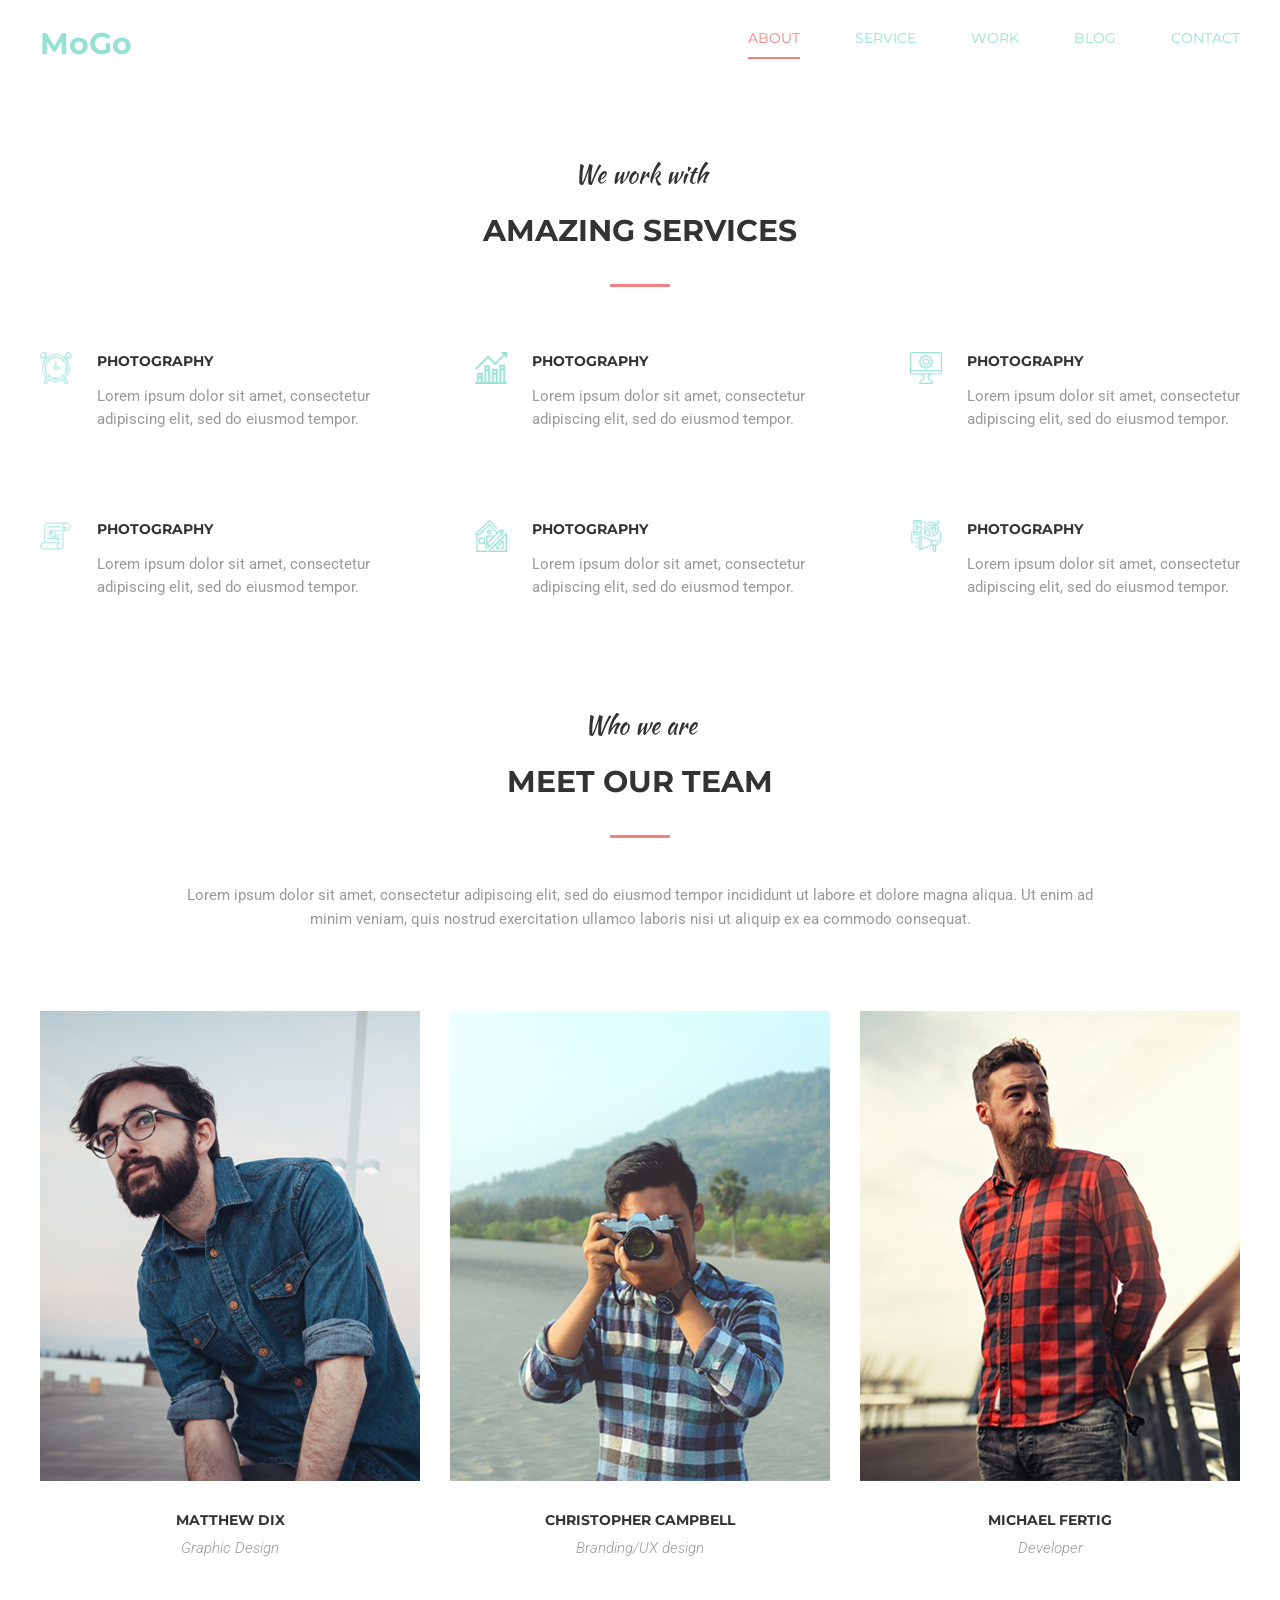
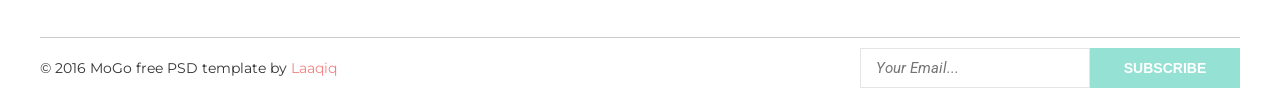
<file: index.html>
<!DOCTYPE html>
<html lang="en">
<head>
    <meta charset="UTF-8">
    <meta name="viewport" content="width=device-width, initial-scale=1.0">
    <title>MoGo</title>

    <link rel="preconnect" href="https://fonts.googleapis.com">
    <link rel="preconnect" href="https://fonts.gstatic.com" crossorigin>
    <link
            href="https://fonts.googleapis.com/css2?family=Kaushan+Script&family=Montserrat:wght@400;700&family=Roboto:ital,wght@0,400;1,300&display=swap"
            rel="stylesheet"
    >

    <link rel="stylesheet" href="./frontend/src/css/style.css">
</head>

<body>

<header class="header">
    <div class="container header__inner">
        <a class="logo" href="index.html">MoGo</a>

        <nav class="nav">
            <a class="nav__link nav__link--active" href="#">ABOUT</a>
            <a class="nav__link" href="#">SERVICE</a>
            <a class="nav__link" href="#">WORK</a>
            <a class="nav__link" href="#">BLOG</a>
            <a class="nav__link" href="#">CONTACT</a>
        </nav>
    </div>
</header>

<main>

    <section class="services">
        <div class="container">
            <div class="section-head">
                <h3 class="section-head__subtitle">We work with</h3>
                <h2 class="section-head__title">Amazing Services</h2>
            </div>

            <div class="benefits">
                <div class="benefits__item">
                    <img class="benefits__icon" src="./frontend/src/assets/icons/alarm.png" alt="Alarm icon">

                    <div class="benefits__content">
                        <h3 class="benefits__title">Photography</h3>
                        <p class="benefits__text">
                            Lorem ipsum dolor sit amet, consectetur adipiscing elit, sed do eiusmod tempor.
                        </p>
                    </div>
                </div>

                <div class="benefits__item">
                    <img class="benefits__icon" src="./frontend/src/assets/icons/chart.png" alt="Chart icon">

                    <div class="benefits__content">
                        <h3 class="benefits__title">Photography</h3>
                        <p class="benefits__text">
                            Lorem ipsum dolor sit amet, consectetur adipiscing elit, sed do eiusmod tempor.
                        </p>
                    </div>
                </div>

                <div class="benefits__item">
                    <img class="benefits__icon" src="./frontend/src/assets/icons/computer.png" alt="Computer icon">

                    <div class="benefits__content">
                        <h3 class="benefits__title">Photography</h3>
                        <p class="benefits__text">
                            Lorem ipsum dolor sit amet, consectetur adipiscing elit, sed do eiusmod tempor.
                        </p>
                    </div>
                </div>

                <div class="benefits__item">
                    <img class="benefits__icon" src="./frontend/src/assets/icons/book.png" alt="Book icon">

                    <div class="benefits__content">
                        <h3 class="benefits__title">Photography</h3>
                        <p class="benefits__text">
                            Lorem ipsum dolor sit amet, consectetur adipiscing elit, sed do eiusmod tempor.
                        </p>
                    </div>
                </div>

                <div class="benefits__item">
                    <img class="benefits__icon" src="./frontend/src/assets/icons/home.png" alt="Home icon">

                    <div class="benefits__content">
                        <h3 class="benefits__title">Photography</h3>
                        <p class="benefits__text">
                            Lorem ipsum dolor sit amet, consectetur adipiscing elit, sed do eiusmod tempor.
                        </p>
                    </div>
                </div>

                <div class="benefits__item">
                    <img class="benefits__icon" src="./frontend/src/assets/icons/digital.png" alt="Digital icon">

                    <div class="benefits__content">
                        <h3 class="benefits__title">Photography</h3>
                        <p class="benefits__text">
                            Lorem ipsum dolor sit amet, consectetur adipiscing elit, sed do eiusmod tempor.
                        </p>
                    </div>
                </div>
            </div>
        </div>
    </section>

    <section class="team-section">
        <div class="container">
            <div class="section-head">
                <h3 class="section-head__subtitle">Who we are</h3>
                <h2 class="section-head__title">Meet our team</h2>
                <p class="section-head__text">
                    Lorem ipsum dolor sit amet, consectetur adipiscing elit, sed do eiusmod tempor incididunt ut labore et dolore magna aliqua.
                    Ut enim ad minim veniam, quis nostrud exercitation ullamco laboris nisi ut aliquip ex ea commodo consequat.
                </p>
            </div>

            <ul class="team">
                <li class="team__item">
                    <img class="team__image" src="./frontend/src/assets/images/team-1.png" alt="Matthew Dix">
                    <h3 class="team__name">Matthew Dix</h3>
                    <p class="team__position">Graphic Design</p>
                </li>

                <li class="team__item">
                    <img class="team__image" src="./frontend/src/assets/images/team-2.png" alt="Christopher Campbell">
                    <h3 class="team__name">Christopher Campbell</h3>
                    <p class="team__position">Branding/UX design</p>
                </li>

                <li class="team__item">
                    <img class="team__image" src="./frontend/src/assets/images/team-3.png" alt="Michael Fertig">
                    <h3 class="team__name">Michael Fertig</h3>
                    <p class="team__position">Developer</p>
                </li>
            </ul>
        </div>
    </section>

</main>

<footer class="footer">
    <div class="container footer__inner">
        <p class="footer__copyright">
            &copy; 2016 MoGo free PSD template by
            <span class="footer__copyright-color">Laaqiq</span>
        </p>

        <form class="footer__form">
            <input class="footer__input" type="email" placeholder="Your Email...">
            <button class="footer__button" type="submit">Subscribe</button>
        </form>
    </div>
</footer>

</body>
</html>
</file>
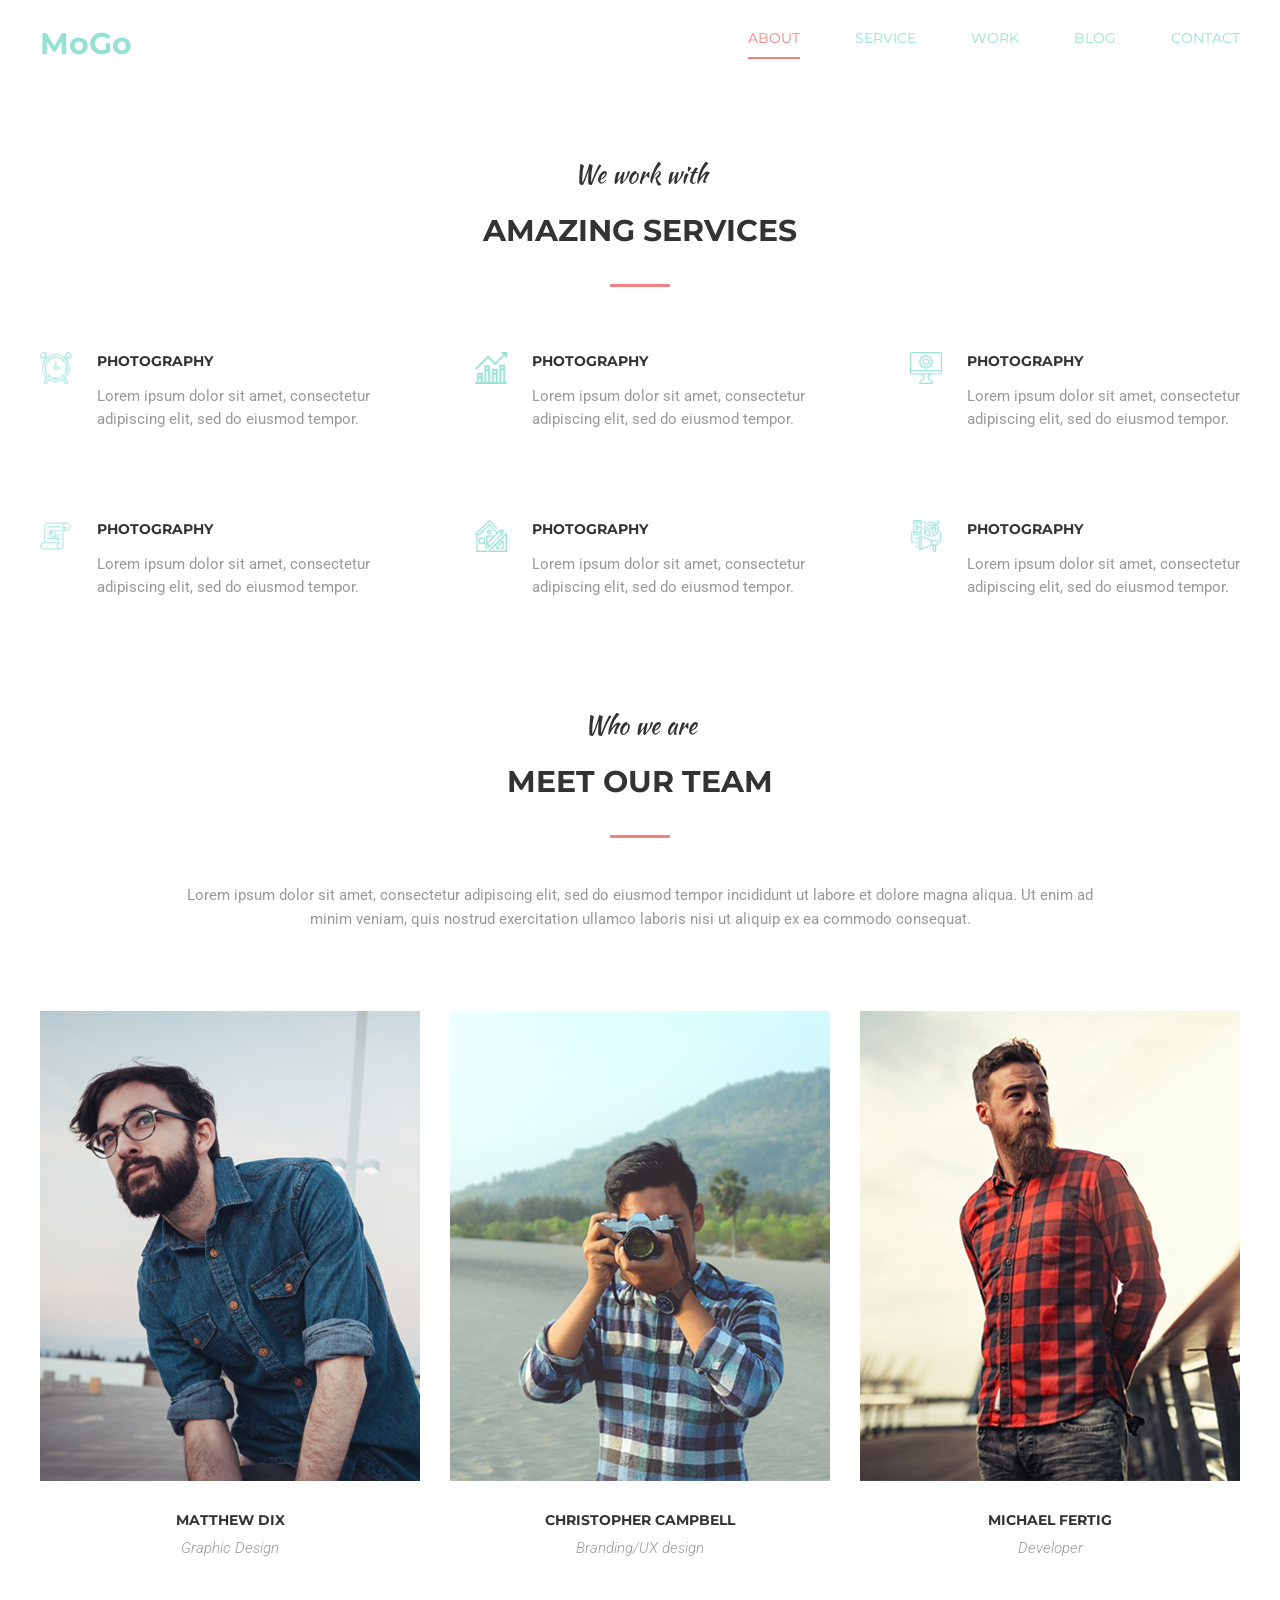
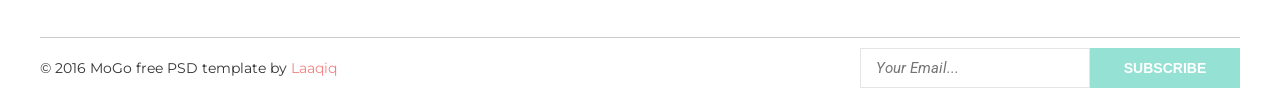
<file: frontend/index.html>
<!DOCTYPE html>
<html lang="en">
<head>
    <meta charset="UTF-8">
    <meta name="viewport" content="width=device-width, initial-scale=1.0">
    <title>MoGo</title>

    <link rel="preconnect" href="https://fonts.googleapis.com">
    <link rel="preconnect" href="https://fonts.gstatic.com" crossorigin>
    <link
            href="https://fonts.googleapis.com/css2?family=Kaushan+Script&family=Montserrat:wght@400;700&family=Roboto:ital,wght@0,400;1,300&display=swap"
            rel="stylesheet"
    >

    <link rel="stylesheet" href="./src/css/style.css">
</head>

<body>

<header class="header">
    <div class="container header__inner">
        <a class="logo" href="index.html">MoGo</a>

        <nav class="nav">
            <a class="nav__link nav__link--active" href="#">ABOUT</a>
            <a class="nav__link" href="#">SERVICE</a>
            <a class="nav__link" href="#">WORK</a>
            <a class="nav__link" href="#">BLOG</a>
            <a class="nav__link" href="#">CONTACT</a>
        </nav>
    </div>
</header>

<main>

    <section class="services">
        <div class="container">
            <div class="section-head">
                <h3 class="section-head__subtitle">We work with</h3>
                <h2 class="section-head__title">Amazing Services</h2>
            </div>

            <div class="benefits">
                <div class="benefits__item">
                    <img class="benefits__icon" src="./src/assets/icons/alarm.png" alt="Alarm icon">

                    <div class="benefits__content">
                        <h3 class="benefits__title">Photography</h3>
                        <p class="benefits__text">
                            Lorem ipsum dolor sit amet, consectetur adipiscing elit, sed do eiusmod tempor.
                        </p>
                    </div>
                </div>

                <div class="benefits__item">
                    <img class="benefits__icon" src="./src/assets/icons/chart.png" alt="Chart icon">

                    <div class="benefits__content">
                        <h3 class="benefits__title">Photography</h3>
                        <p class="benefits__text">
                            Lorem ipsum dolor sit amet, consectetur adipiscing elit, sed do eiusmod tempor.
                        </p>
                    </div>
                </div>

                <div class="benefits__item">
                    <img class="benefits__icon" src="./src/assets/icons/computer.png" alt="Computer icon">

                    <div class="benefits__content">
                        <h3 class="benefits__title">Photography</h3>
                        <p class="benefits__text">
                            Lorem ipsum dolor sit amet, consectetur adipiscing elit, sed do eiusmod tempor.
                        </p>
                    </div>
                </div>

                <div class="benefits__item">
                    <img class="benefits__icon" src="./src/assets/icons/book.png" alt="Book icon">

                    <div class="benefits__content">
                        <h3 class="benefits__title">Photography</h3>
                        <p class="benefits__text">
                            Lorem ipsum dolor sit amet, consectetur adipiscing elit, sed do eiusmod tempor.
                        </p>
                    </div>
                </div>

                <div class="benefits__item">
                    <img class="benefits__icon" src="./src/assets/icons/home.png" alt="Home icon">

                    <div class="benefits__content">
                        <h3 class="benefits__title">Photography</h3>
                        <p class="benefits__text">
                            Lorem ipsum dolor sit amet, consectetur adipiscing elit, sed do eiusmod tempor.
                        </p>
                    </div>
                </div>

                <div class="benefits__item">
                    <img class="benefits__icon" src="./src/assets/icons/digital.png" alt="Digital icon">

                    <div class="benefits__content">
                        <h3 class="benefits__title">Photography</h3>
                        <p class="benefits__text">
                            Lorem ipsum dolor sit amet, consectetur adipiscing elit, sed do eiusmod tempor.
                        </p>
                    </div>
                </div>
            </div>
        </div>
    </section>

    <section class="team-section">
        <div class="container">
            <div class="section-head">
                <h3 class="section-head__subtitle">Who we are</h3>
                <h2 class="section-head__title">Meet our team</h2>
                <p class="section-head__text">
                    Lorem ipsum dolor sit amet, consectetur adipiscing elit, sed do eiusmod tempor incididunt ut labore et dolore magna aliqua.
                    Ut enim ad minim veniam, quis nostrud exercitation ullamco laboris nisi ut aliquip ex ea commodo consequat.
                </p>
            </div>

            <ul class="team">
                <li class="team__item">
                    <img class="team__image" src="./src/assets/images/team-1.png" alt="Matthew Dix">
                    <h3 class="team__name">Matthew Dix</h3>
                    <p class="team__position">Graphic Design</p>
                </li>

                <li class="team__item">
                    <img class="team__image" src="./src/assets/images/team-2.png" alt="Christopher Campbell">
                    <h3 class="team__name">Christopher Campbell</h3>
                    <p class="team__position">Branding/UX design</p>
                </li>

                <li class="team__item">
                    <img class="team__image" src="./src/assets/images/team-3.png" alt="Michael Fertig">
                    <h3 class="team__name">Michael Fertig</h3>
                    <p class="team__position">Developer</p>
                </li>
            </ul>
        </div>
    </section>

</main>

<footer class="footer">
    <div class="container footer__inner">
        <p class="footer__copyright">
            &copy; 2016 MoGo free PSD template by
            <span class="footer__copyright-color">Laaqiq</span>
        </p>

        <form class="footer__form">
            <input class="footer__input" type="email" placeholder="Your Email...">
            <button class="footer__button" type="submit">Subscribe</button>
        </form>
    </div>
</footer>

</body>
</html>
</file>
<file: frontend/src/css/style.css>
* {
    box-sizing: border-box;
}

body {
    margin: 0;
    font-family: "Montserrat", sans-serif;
    color: #333333;
}

.container {
    width: 1200px;
    margin: 0 auto;
}

/* Header */

.header {
    padding-top: 25px;
    padding-bottom: 25px;
}

.header__inner {
    display: flex;
    justify-content: space-between;
    align-items: center;
}

.logo {
    font-size: 30px;
    font-weight: 700;
    color: #95e1d3;
    text-decoration: none;
}

.nav {
    display: flex;
    gap: 55px;
}

.nav__link {
    font-size: 14px;
    font-weight: 400;
    color: #95e1d3;
    text-decoration: none;
}

.nav__link--active {
    color: #f38181;
    border-bottom: 2px solid #f38181;
    padding-bottom: 10px;
}

/* Section head */

.section-head {
    text-align: center;
}

.section-head__subtitle {
    margin: 0 0 20px;
    font-family: "Kaushan Script", cursive;
    font-size: 24px;
    font-weight: 400;
    color: #333333;
}

.section-head__title {
    margin: 0;
    font-size: 30px;
    font-weight: 700;
    text-transform: uppercase;
    color: #333333;
}

.section-head__title::after {
    content: "";
    display: block;
    width: 60px;
    height: 3px;
    background-color: #f38181;
    margin: 35px auto 0;
}

.section-head__text {
    width: 950px;
    margin: 45px auto 0;
    font-family: "Roboto", sans-serif;
    font-size: 15px;
    font-weight: 400;
    line-height: 1.6;
    color: #999999;
}

/* Services */

.services {
    padding-top: 70px;
}

.benefits {
    display: flex;
    flex-wrap: wrap;
    justify-content: space-between;
    row-gap: 90px;
    margin-top: 65px;
}

.benefits__item {
    width: 330px;
    display: flex;
    gap: 25px;
}

.benefits__icon {
    width: 32px;
    height: 32px;
    object-fit: contain;
}

.benefits__title {
    margin: 0 0 15px;
    font-size: 14px;
    font-weight: 700;
    text-transform: uppercase;
    color: #333333;
}

.benefits__text {
    margin: 0;
    font-family: "Roboto", sans-serif;
    font-size: 15px;
    line-height: 1.5;
    color: #999999;
}

/* Team */

.team-section {
    padding-top: 110px;
}

.team {
    display: flex;
    justify-content: space-between;
    gap: 30px;

    margin: 80px 0 0;
    padding: 0;
    list-style: none;
}

.team__item {
    width: 380px;
    text-align: center;
}

.team__image {
    width: 100%;
    height: 470px;
    object-fit: cover;
    display: block;
}

.team__name {
    margin: 30px 0 10px;
    font-size: 14px;
    font-weight: 700;
    text-transform: uppercase;
    color: #333333;
}

.team__position {
    margin: 0;
    font-family: "Roboto", sans-serif;
    font-size: 15px;
    font-weight: 300;
    font-style: italic;
    color: #999999;
}

/* Footer */

.footer {
    margin-top: 80px;
}

.footer__inner {
    border-top: 1px solid #cccccc;
    padding: 10px 0;

    display: flex;
    justify-content: space-between;
    align-items: center;
}

.footer__copyright {
    margin: 0;
    font-size: 14px;
    font-weight: 400;
}

.footer__copyright-color {
    color: #f38181;
}

.footer__form {
    display: flex;
}

.footer__input {
    width: 230px;
    height: 40px;
    padding: 0 15px;

    border: 1px solid #e5e5e5;
    font-family: "Roboto", sans-serif;
    font-size: 15px;
    font-style: italic;
}

.footer__button {
    width: 150px;
    height: 40px;

    border: none;
    background-color: #95e1d3;
    color: white;

    font-size: 14px;
    font-weight: 700;
    text-transform: uppercase;
    cursor: pointer;
}
</file>
